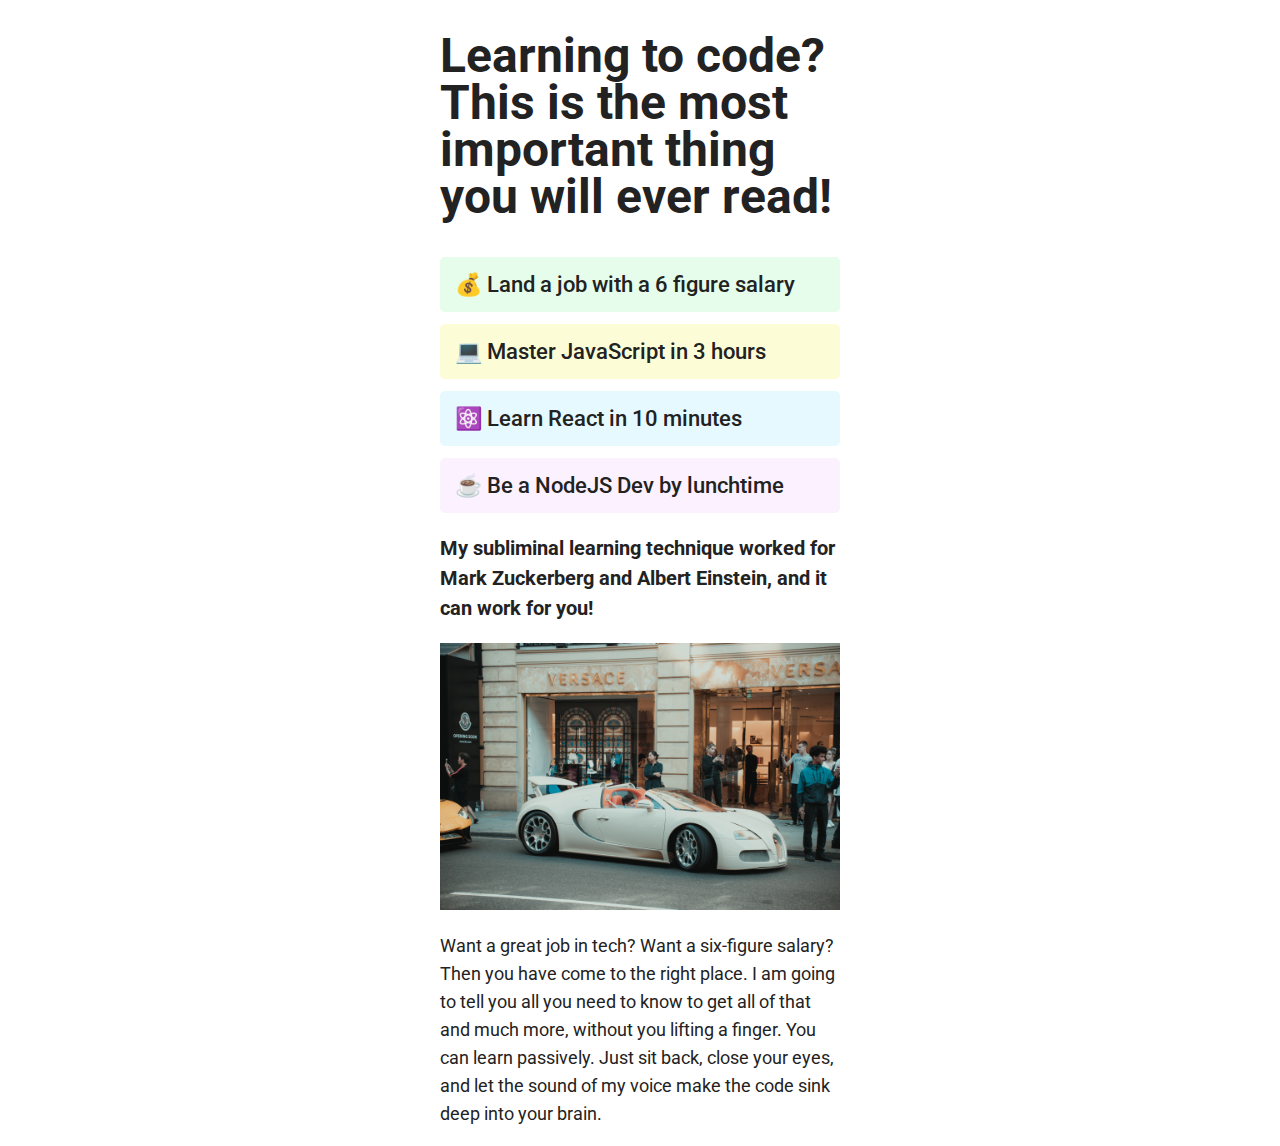
<file: index.html>
<!DOCTYPE html>
<html lang="en">
  <head>
    <meta charset="UTF-8" />
    <meta name="viewport" content="width=device-width, initial-scale=1.0" />
    <link
      href="https://fonts.googleapis.com/css2?family=Montserrat:wght@400;700;900&family=Roboto:wght@400;700;900&display=swap"
      rel="stylesheet"
    />
    <link rel="stylesheet" href="style.css" />
    <title>Cookie Consent</title>
  </head>
  <body>
    <main>
      <section class="section-container">
        <h1>
          Learning to code? This is the most important thing you will ever read!
        </h1>

        <ul>
          <li class="li-green">💰 Land a job with a 6 figure salary</li>
          <li class="li-yellow">💻 Master JavaScript in 3 hours</li>
          <li class="li-blue">⚛️ Learn React in 10 minutes</li>
          <li class="li-pink">☕ Be a NodeJS Dev by lunchtime</li>
        </ul>

        <h3>
          My subliminal learning technique worked for Mark Zuckerberg and Albert
          Einstein, and it can work for you!
        </h3>
        <img src="images/bugatti.jpg" />
        <p>
          Want a great job in tech? Want a six-figure salary? Then you have come
          to the right place. I am going to tell you all you need to know to get
          all of that and much more, without you lifting a finger. You can learn
          passively. Just sit back, close your eyes, and let the sound of my
          voice make the code sink deep into your brain.
        </p>
      </section>
    </main>
    <div class="modal" id="modal">
      <div class="close-modal-btn-container">
        <button class="modal-close-btn" id="modal-close-btn" disabled>X</button>
      </div>
      <div class="modal-inner" id="modal-inner">
        <h2>We ❤️ Your Data!</h2>
        <p class="modal-text" id="modal-text">
          We have a strict policy on tracking and spamming: we'll definitely
          track you, and we'll definitely spam you. To use this site, enter your
          name and email address and accept our ridiculous terms and conditions.
        </p>
        <form id="consent-form">
          <input
            type="text"
            name="fullName"
            aria-label="Full Name"
            placeholder="Enter your full name"
            required
          />
          <input
            type="email"
            name="email"
            aria-label="Email address"
            placeholder="Enter your email"
            required
          />
          <div class="modal-choice-btns" id="modal-choice-btns">
            <button class="modal-btn" type="submit">Accept</button>
            <button id="declineBtn" type="button" class="modal-btn">
              Decline
            </button>
          </div>
        </form>
      </div>
    </div>
    <script src="index.js"></script>
  </body>
</html>
</file>
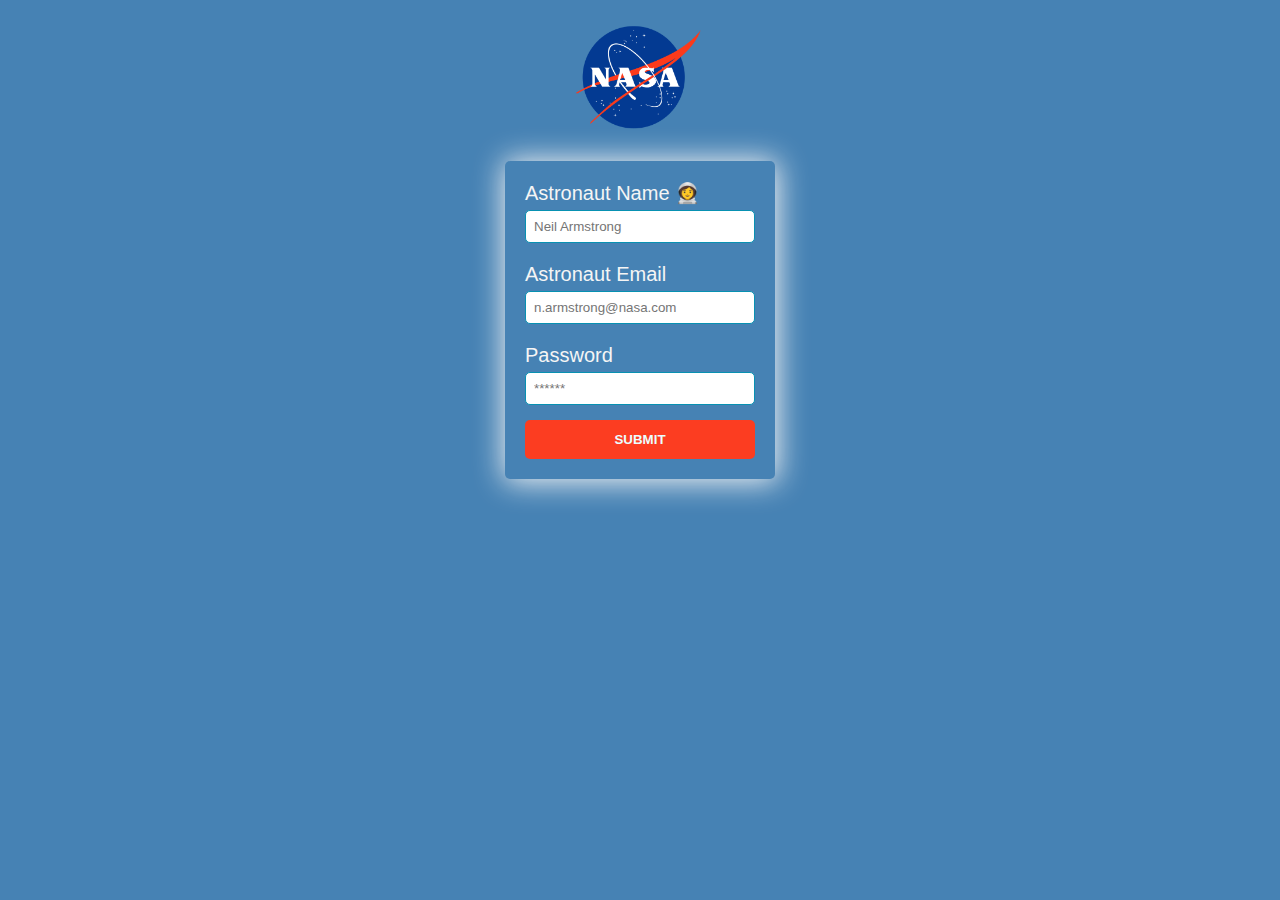
<file: Aside Forms/index.html>
<!DOCTYPE html>
<html lang="fr">
  <head>
    <meta charset="UTF-8" />
    <meta name="viewport" content="width=device-width, initial-scale=1.0" />
    <link rel="stylesheet" href="style.css" />
    <title>Aside Forms</title>
  </head>
  <body>
    <header>
      <img src="NASA.png" alt="Logo de la Nasa" />
    </header>
    <main>
      <form id="login-form">
        <label for="astronautName">Astronaut Name 👩‍🚀</label>
        <input
          type="text"
          name="astronautName"
          id="astronautName"
          placeholder="Neil Armstrong"
          required
        />
        <label for="astronautEmail">Astronaut Email</label>
        <input
          type="email"
          name="astronautEmail"
          placeholder="n.armstrong@nasa.com"
          required
        />
        <label for="astronautPassword">Password</label>
        <input
          type="password"
          name="astronautPassword"
          id="astronautPassword"
          placeholder="******"
          required
        />
        <button type="submit">Submit</button>
      </form>
      <!-- form -->
    </main>
    <script src="index.js"></script>
  </body>
</html>
</file>
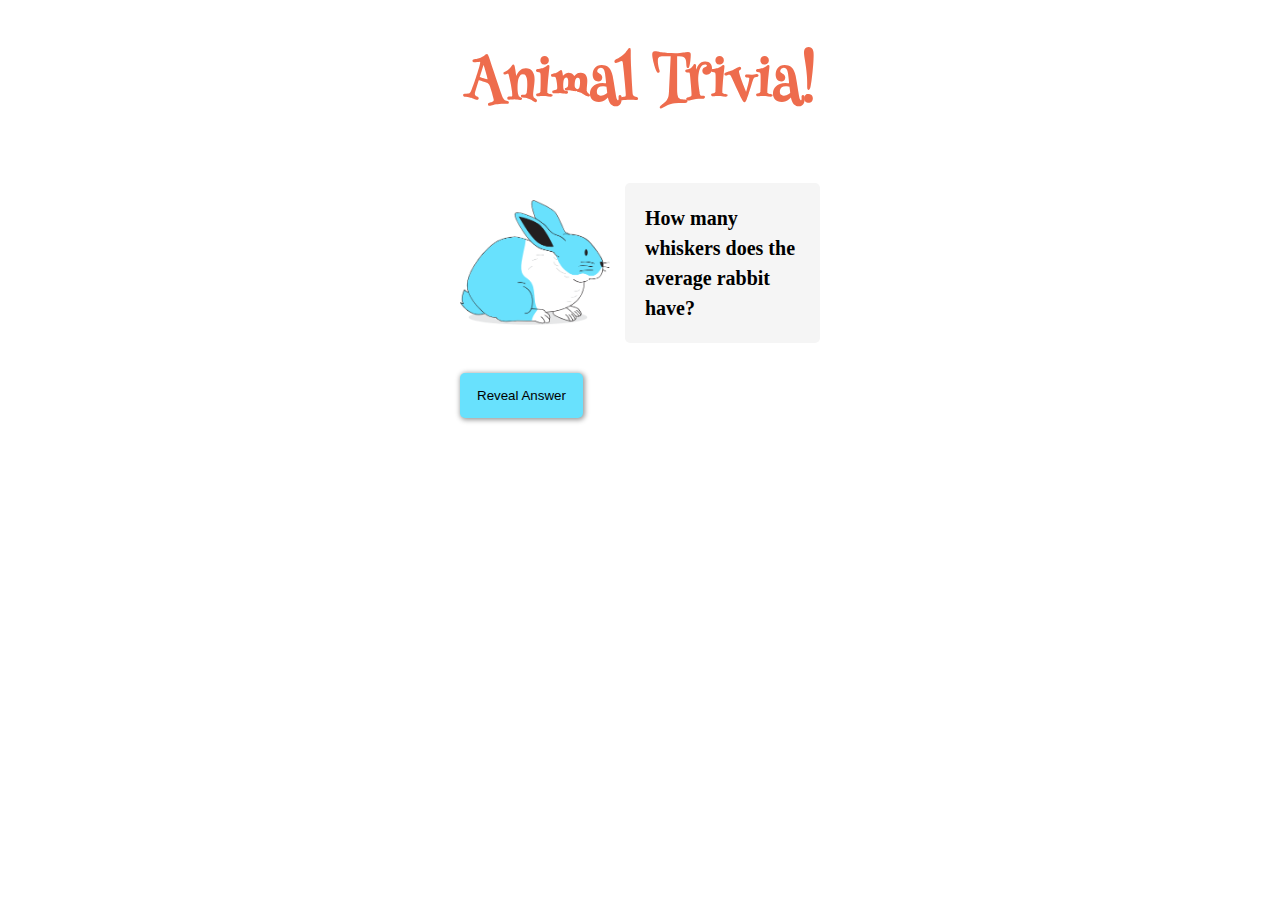
<file: Aside/index.html>
<!DOCTYPE html>
<html lang="en">
  <head>
    <meta charset="UTF-8" />
    <meta name="viewport" content="width=device-width, initial-scale=1.0" />
    <link
      href="https://fonts.googleapis.com/css2?family=Henny+Penny&display=swap"
      rel="stylesheet"
    />
    <link rel="stylesheet" href="style.css" />
    <title>Aside</title>
  </head>
  <body>
    <header>
      <h1>Animal Trivia!</h1>
    </header>
    <div class="container">
      <div class="question-container">
        <img src="images/bunny.png" />
        <div class="question" id="question">
          <p>How many whiskers does the average rabbit have?</p>
        </div>
      </div>
      <div id="answer" class="answer">
        <p>
          The average rabbit has 24 whiskers, 12 on each side! Amazingly, no two
          whiskers are the same length!
        </p>
      </div>
      <button id="reveal-btn">Reveal Answer</button>
    </div>
    <script src="index.js"></script>
  </body>
</html>
</file>
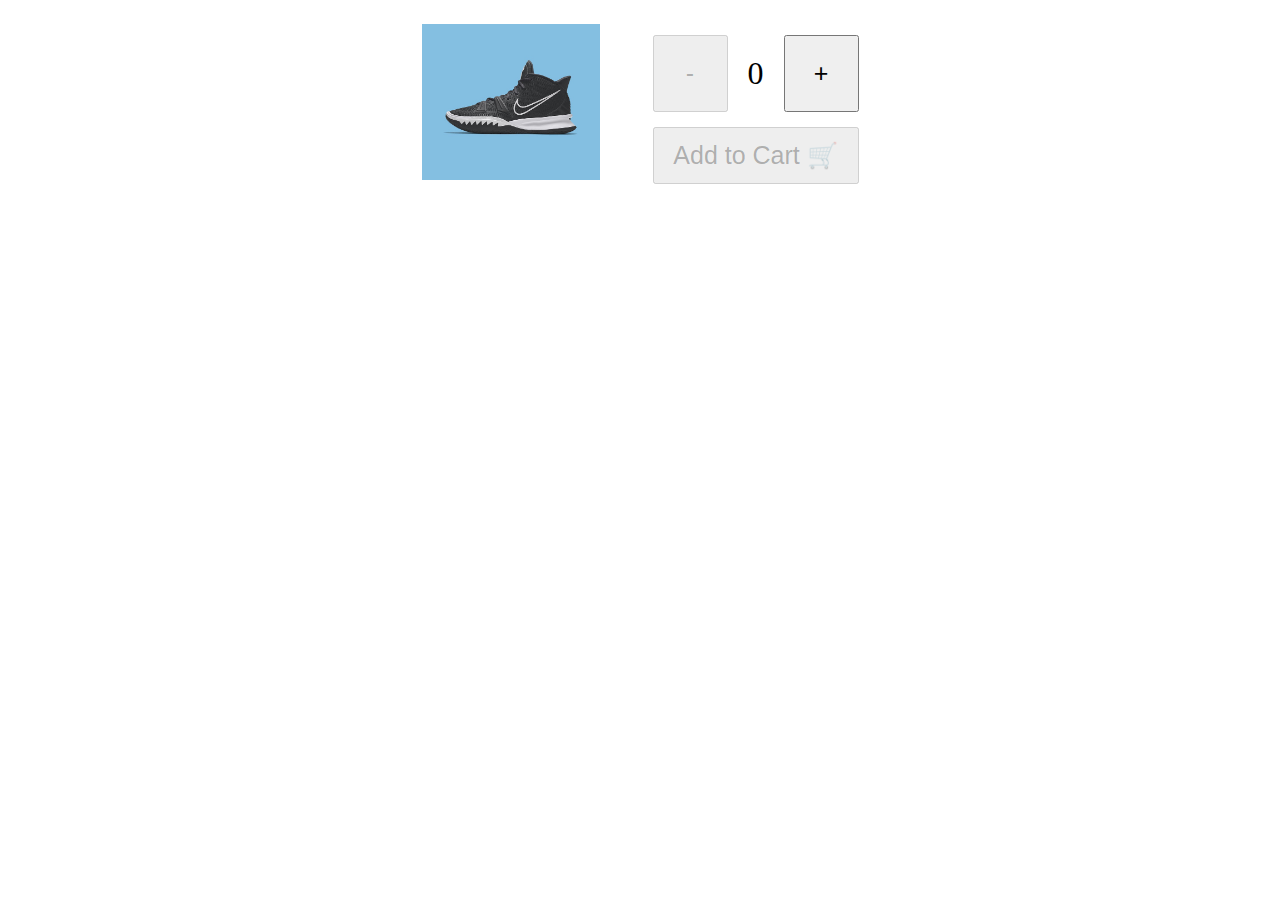
<file: Disable Elements/index.html>
<!DOCTYPE html>
<html lang="en">
  <head>
    <meta charset="UTF-8" />
    <meta name="viewport" content="width=device-width, initial-scale=1.0" />
    <link rel="stylesheet" href="style.css" />
    <title>Disable Element</title>
  </head>
  <body>
    <div class="container">
      <div class="img-container">
        <img src="sneakers.jpeg" alt="Nike Sneakers 400$" />
      </div>
      <div class="product-details">
        <h2></h2>
        <div class="buttons">
          <button class="quantityBtn" id="decrement" disabled>-</button>
          <span class="quantity-display" id="quantity-display">0</span
          ><button class="quantityBtn" id="increment">+</button>
        </div>
        <button id="cartBtn" disabled>Add to Cart 🛒</button>
      </div>
    </div>
    <script src="index.js"></script>
  </body>
</html>
</file>
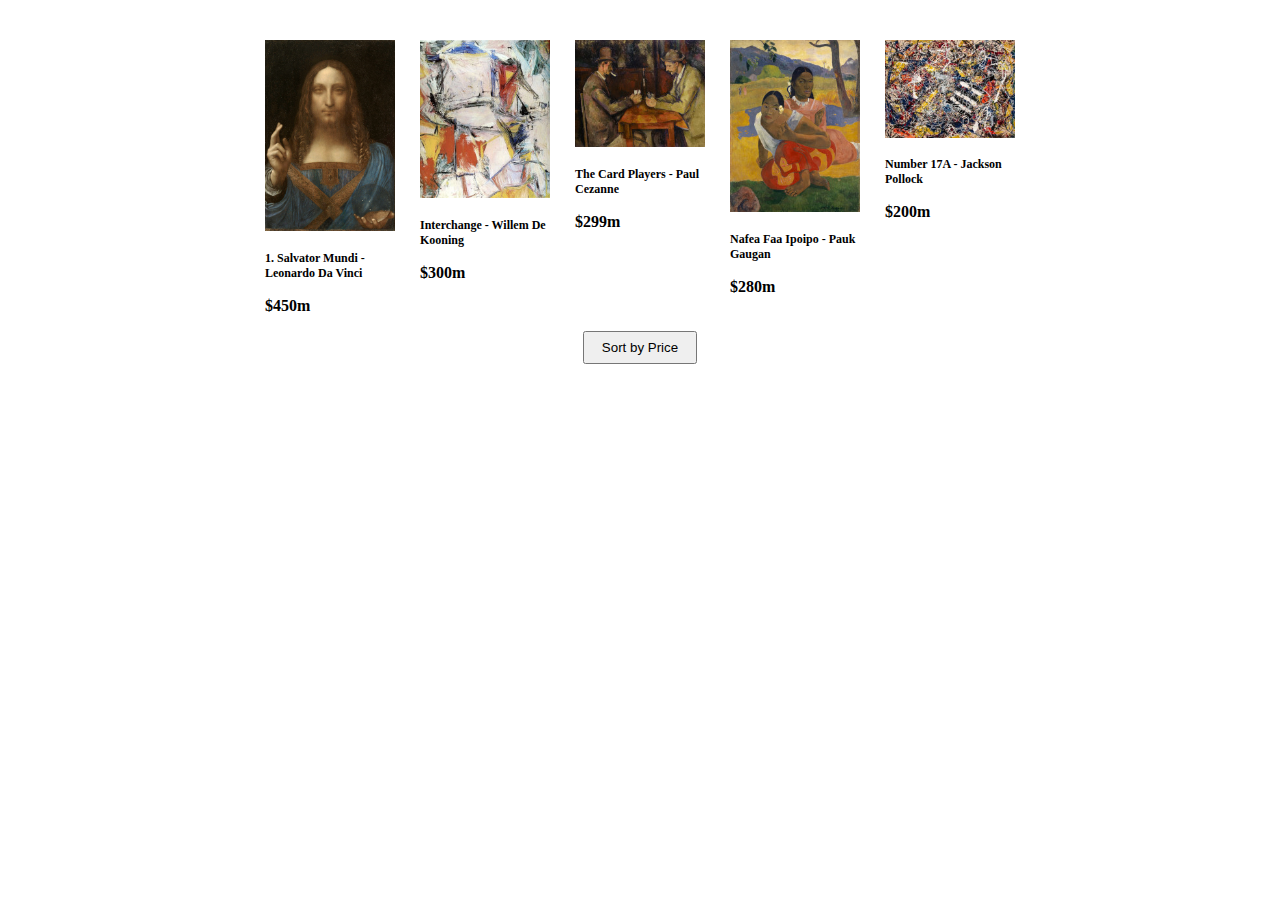
<file: Toggle challenge/index.html>
<!DOCTYPE html>
<html lang="en">
  <head>
    <meta charset="UTF-8" />
    <meta name="viewport" content="width=device-width, initial-scale=1.0" />
    <link rel="stylesheet" href="style.css" />
    <title>Document</title>
  </head>
  <body>
    <div class="container" id="container">
      <div>
        <img src="images/mundi.jpg" />
        <div class="img-details">
          <h4>1. Salvator Mundi - Leonardo Da Vinci</h4>
          <p>$450m</p>
        </div>
      </div>
      <div>
        <img src="images/interchange.jpeg" />
        <div class="img-details">
          <h4>Interchange - Willem De Kooning</h4>
          <p>$300m</p>
        </div>
      </div>
      <div>
        <img src="images/card.jpeg" />
        <div class="img-details">
          <h4>The Card Players - Paul Cezanne</h4>
          <p>$299m</p>
        </div>
      </div>
      <div>
        <img src="images/gaugin.jpeg" />
        <div class="img-details">
          <h4>Nafea Faa Ipoipo - Pauk Gaugan</h4>
          <p>$280m</p>
        </div>
      </div>
      <div>
        <img src="images/pollock.jpeg" />
        <div class="img-details">
          <h4>Number 17A - Jackson Pollock</h4>
          <p>$200m</p>
        </div>
      </div>
    </div>
    <div class="btn-controls">
      <button id="sort-btn">Sort by Price</button>
    </div>
    <script src="index.js"></script>
  </body>
</html>
</file>
<file: style.css>
* {
  box-sizing: border-box;
}

html,
body {
  margin: 0;
  padding: 0;
  font-family: "Roboto", sans-serif;
  color: #222;
}

/* typography */

h1 {
  font-size: 48px;
  font-weight: 700;
  line-height: 47px;
}

h2 {
  margin: 0;
}

h3 {
  font-size: 20px;
  font-weight: 700;
  line-height: 30px;
}

p {
  font-size: 18px;
  line-height: 28px;
}

ul {
  list-style: none;
  padding: 5px 0 0 0;
}

li {
  padding: 15px;
  border-radius: 5px;
  margin-bottom: 12px;
  font-weight: 500;
  font-size: 22px;
}

.li-green {
  background-color: #e5fdea;
}

.li-yellow {
  background-color: #fcfdd6;
}

.li-blue {
  background-color: #e5f9fe;
}

.li-pink {
  background-color: #fcf1fe;
}

/*  layout */

img {
  width: 100%;
}

main {
  width: 400px;
  margin: 0 auto;
}

/* modal */

.modal {
  display: none;
  position: fixed;
  top: 0;
  bottom: 0;
  right: 0;
  left: 0;
  margin: auto;
  height: 420px;
  width: 350px;
  border-radius: 5px;
  box-shadow: 0px 0px 6px 2px #666;
  background-color: #212529;
  color: whitesmoke;
}

.modal-inner {
  width: 290px;
  margin: 0 auto;
}

.modal-inner-loading {
  text-align: center;
}

/* modal buttons */

.close-modal-btn-container {
  text-align: right;
  margin: 9px;
}

.modal-close-btn {
  font-size: 22px;
  font-weight: bold;
  background-color: transparent;
  border: 1px solid transparent;
  color: whitesmoke;
}

.modal-close-btn:hover,
.modal-close-btn:active {
  color: red;
  cursor: pointer;
}

.modal-close-btn:disabled {
  color: whitesmoke;
  opacity: 0.2;
  cursor: not-allowed;
}

.modal-choice-btns {
  margin-top: 10px;
  padding: 8px 16px;
  display: flex;
  justify-content: center;
}

.reverse {
  flex-direction: row-reverse;
}

.modal-btn {
  padding: 10px 24px;
  cursor: pointer;
}

/* modal input */

input {
  margin-top: 10px;
  border: 1px solid #212529;
  padding: 10px;
  width: 100%;
  border-radius: 3px;
}

/* modal after submit */

.loading {
  width: 100%;
  margin-top: 10px;
}

.modal-display-name {
  color: fuchsia;
}

.modal-text {
  height: 140px;
  line-height: 23px;
  margin-bottom: 0;
}
</file>
<file: Aside Forms/style.css>
html,
body {
  margin: 0;
  padding: 0;
  font-family: "Roboto", sans-serif;
  background-color: steelblue;
}

header {
  width: 230px;
  margin: 0 auto;
  text-align: center;
  padding: 20px;
}

form {
  display: flex;
  flex-direction: column;
  width: 230px;
  margin: 0 auto;
  padding: 20px;
  gap: 5px;
  border-radius: 5px;
  box-shadow: 1px 1px 30px 2px whitesmoke;
}

label {
  color: whitesmoke;
  font-size: 20px;
  margin-top: 15px;
}

label:first-child {
  margin-top: 0;
}

input {
  border: 1px solid #0891b2;
  padding: 8px;
  border-radius: 5px;
}

input[type="submit"],
button {
  margin-top: 10px;
  padding: 12px 17px;
  border: none;
  background-color: #fc3d21;
  color: #ecfeff;
  text-transform: uppercase;
  border-radius: 5px;
  font-weight: bold;
  cursor: pointer;
}

img {
  width: 140px;
}
</file>
<file: Aside/style.css>
html,
body {
  margin: 0;
  padding: 0;
  font-family: "Roboto";
}

h1,
h2 {
  text-align: center;
}

h1 {
  font-family: "Henny Penny", cursive;
  color: #ee6c4d;
  font-size: 55px;
}

p {
  margin: 0;
  line-height: 30px;
  font-size: 20px;
}

img {
  width: 150px;
}

.question-container {
  display: flex;
  gap: 15px;
  align-items: center;
}

.question,
.answer {
  padding: 20px;
  margin: 10px 0;
  border-radius: 5px;
  font-weight: bold;
}

.question {
  background-color: whitesmoke;
}

.answer {
  display: none;
  color: #ee6c4d;
  border: 1px solid;
}

.container,
header {
  padding: 0px 15px 0 15px;
  margin: 0;
  width: 360px;
  margin: 0 auto;
}

button {
  padding: 15px 17px;
  border-radius: 5px;
  border: 0;
  cursor: pointer;
  box-shadow: 1px 1px 5px 1px #999;
  margin-top: 20px;
  background-color: #68e1fd;
}

button:hover {
  background-color: lightgray;
}

button:active {
  box-shadow: 1px 1px 10px 1px #fb923c;
}
</file>
<file: Disable Elements/style.css>
html,
body {
  margin: 0;
  padding: 0;
}

.container {
  display: flex;
  gap: 40px;
  width: 450px;
  margin: 20px auto;
  justify-content: space-around;
  align-items: center;
  align-content: center;
}

h2 {
  margin: 0;
}

.product-details {
  display: flex;
  flex-direction: column;
  gap: 15px;
}

button {
  font-size: 25px;
  cursor: pointer;
  padding: 12px;
}

.quantityBtn {
  padding: 5px;
}

.buttons {
  display: flex;
  justify-content: space-between;
}

.quantityBtn {
  width: 75px;
}

.img-container {
  width: auto;
}

img {
  width: 178px;
  margin: 0;
  display: block;
}

.quantity-display {
  margin: 20px;
  font-size: 32px;
}
</file>
<file: Toggle challenge/style.css>
html,
body {
  margin: 0;
  padding: 0;
}

h4 {
  font-size: 12px;
}

p {
  font-weight: bold;
}

.container {
  display: flex;
  gap: 25px;
  justify-content: center;
  margin-top: 40px;
}

.reverse {
  flex-direction: row-reverse;
}

.img-details {
  width: 130px;
}

img {
  width: 130px;
}

.btn-controls {
  text-align: center;
}

button {
  padding: 7px 17px;
}
</file>
